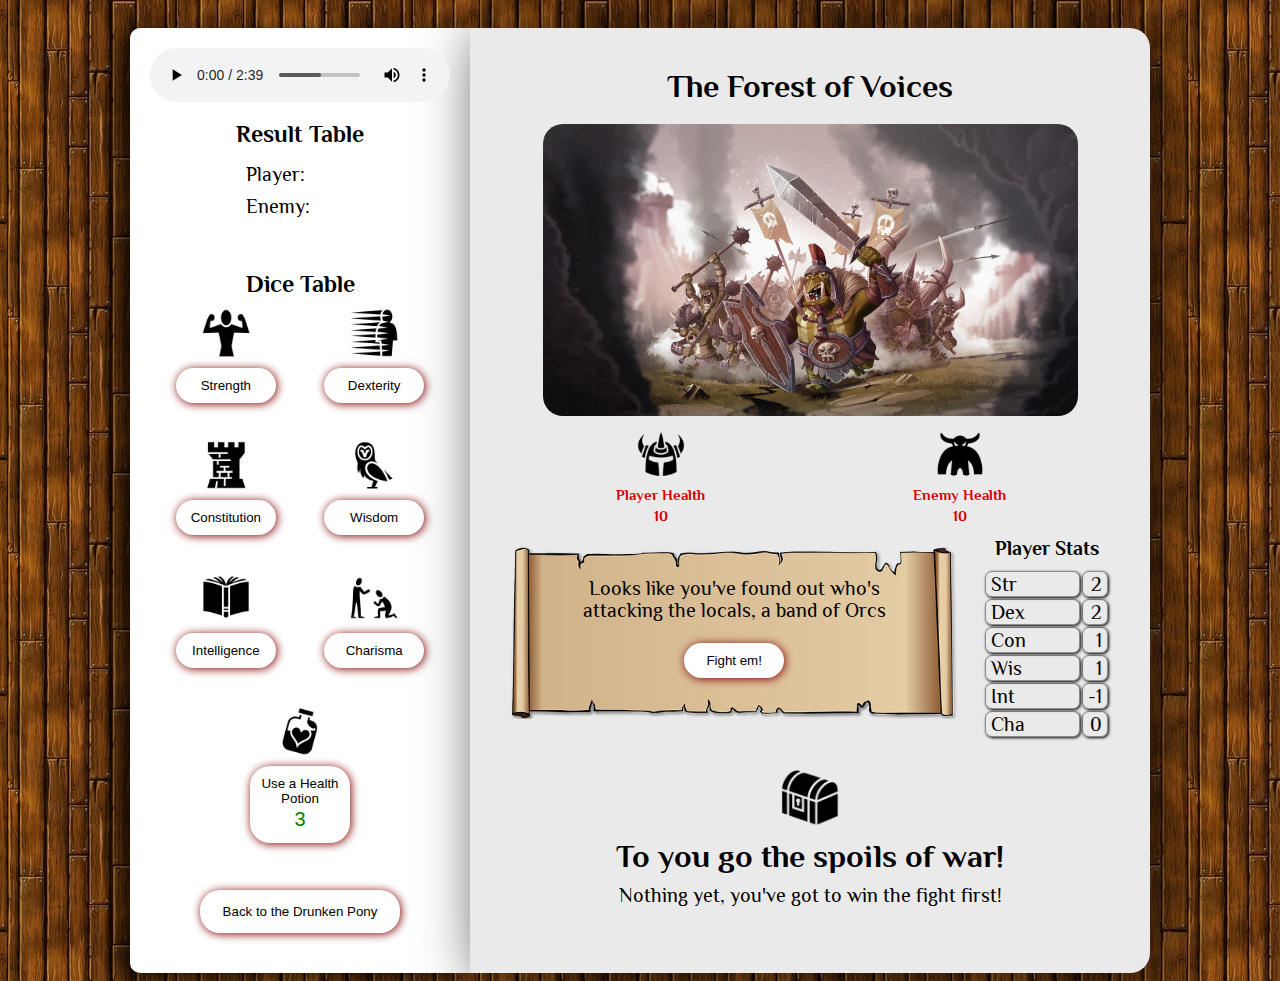
<file: game.html>
<!DOCTYPE html>
<html lang="en">
  <head>
    <meta charset="UTF-8" />
    <link rel="stylesheet" href="./style.css" />
    <link rel="preconnect" href="https://fonts.googleapis.com">
<link rel="preconnect" href="https://fonts.gstatic.com" crossorigin>
<link href="https://fonts.googleapis.com/css2?family=Philosopher&display=swap" rel="stylesheet">
    <title>DnD Encounter</title>
  </head>
  <body>
<!--Dice Table - players use this to roll the dice and are then presented with the result-->
    <div id="diceTable">
        <audio controls repeat>
            <source src="./music/battleMusic.mp3" type="audio/wav" />
          </audio>
        <h2>Result Table</h2>
        <div id="results">
            <table>
                <tr>
                    <td>Player:</td>
                    <td id="resultPlayer" class="rollTd"></td>
                </tr>
                <tr>
                    <td>Enemy:</td>
                    <td id="resultEnemy" class="rollTd"></td>
                </tr>
                <tr>
                    <td id="resultText" class="rollTd" colspan="2"></td>
                </tr>
            </table>
        </div>
<!--Dice that players roll, results are then displayed in the results Div-->  
<h2>Dice Table</h2>      
    <span class="button"><img src="./images/strong.png" alt="Strength Icon">
      <button onclick="player.diceRollStr()">Strength</button>
    </span>
    <span class="button"><img src="./images/dodging.png" alt="Dexterity Icon">
      <button onclick="player.diceRollDex()">Dexterity</button>
    </span>
    <span class="button"><img src="./images/stone-tower.png" alt="Constitution Icon">
      <button onclick="player.diceRollCon()">Constitution</button>
    </span>
    <span class="button"><img src="./images/barn-owl.png" alt="Wisdom Icon">
      <button onclick="player.diceRollWis()">Wisdom</button>
    </span>
    <span class="button"><img src="./images/book-cover.png" alt="Intelligence Icon">
      <button onclick="player.diceRollInt()">Intelligence</button>
    </span>
    <span class="button"><img src="./images/coronation.png" alt="Charisma Icon">
      <button onclick="player.diceRollCha()">Charisma</button>
    </span>
    <span class="button"><img src="./images/heart-bottle.png" alt="Health Potion Icon">
        <button onclick="player.healthPotionAdd()">Use a Health Potion<p id="healthPotionNumber"></p></button>
    </span>
    <span id="return"><button onclick="location.href='./index.html'">
        Back to the Drunken Pony
      </button></span>
  </div> 
<!--Main gameboard with graphic and scroll that gives instructions
    also displays player and enemy health as it is updated.-->  
  <div id="containerGame">
      <div>
        <h1>The Forest of Voices</h1>
        </div>
      <div id="gameScreen"><span id="winLoseText"></span></div>
      
        <div id="healthBars">
          <table>
            <tbody>
                <tr>
                    <td><img src="./images/brutal-helm.png" alt="Player Icon"></td>
                    <td><img src="./images/brute.png" alt="Enemy Icon"></td>
                </tr>
              <tr>
                <td class="healthText">Player Health</td>
                <td class="healthText">Enemy Health</td>
              </tr>
              <tr>
                <td><span id="playerHealth" class="healthText"></span></td>
                <td><span id="enemyHealth" class="healthText"></span></td>
              </tr>
            </tbody>
          </table>
        </div>
        <div id="gameScreenBottom">
          <div id="textBox">
            <span>Looks like you've found out who's attacking the locals, a band of Orcs <br /><br /></span><span class="button">
                <button id="strengthButton" onclick="player.startRoll()">
                  Fight em!
                </button></span>
          </div>
<!--Contains the player stats with modify the player rolls results
    these are taken from the player class when it is created.-->          
          <div id="playerStats">
            <h4>Player Stats</h4>
            <table>
              <tbody>
                <tr>
                  <td>Str</td>
                  <td id="str" class="statNo"></td>
                </tr>
                <tr>
                  <td>Dex</td>
                  <td id="dex" class="statNo"></td>
                </tr>
                <tr>
                  <td>Con</td>
                  <td id="con" class="statNo"></td>
                </tr>
                <tr>
                  <td>Wis</td>
                  <td id="wis" class="statNo"></td>
                </tr>
                <tr>
                  <td>Int</td>
                  <td id="int" class="statNo"></td>
                </tr>
                <tr>
                  <td>Cha</td>
                  <td id="cha" class="statNo"></td>
                </tr>
              </tbody>
            </table>
          </div>
        </div>
<!--This Div displays the outcome of the loot mechanic, and produces a random selection of 
    loot on the win condition being met-->        
        <span class="treasureTitle"><img src="./images/locked-chest.png" alt="Treasure Chest Icon"><h1>To you go the spoils of war!</h1></span>
        <span id="treasure">Nothing yet, you've got to win the fight first!</span>
    </div>
    </div>
    <script src="js.js"></script>
  </body>
</html>
</file>
<file: style.css>
body {
  font-family: "Philosopher", sans-serif;
  display: flex;
  justify-content: center;
  background-image: url("./images/pageBg.jpg");
}

#containerGame {
  width: 600px;
  height: 865px;
  display: flex;
  flex-direction: column;
  justify-content: center;
  align-items: center;
  padding: 40px;
  margin-top: 20px;
  border-radius: 0px 20px 20px 0;
  box-shadow: 11px 5px 60px 0px rgba(0, 0, 0, 0.75);
  background-color: #ebeaea;
}

#welcome {
  padding-top: 20px;
  display: flex;
  justify-content: center;
  flex-direction: column;
  margin: 20px;
  background-color: white;
}

#welcome img {
  align-self: center;
  width: 100px;
}

#healthBars img {
  width: 50px;
  height: 50px;
  padding-top: 10px;
}

#travel {
  font-size: 25px;
  text-align: center;
}

#gameScreen {
  width: 535px;
  height: 300px;
  text-align: center;
  font-size: 140px;
  display: flex;
  justify-content: center;
  align-items: center;
  background-image: url("./images/encounterGraphic.jpg");
  background-size: 535px, 300px;
  color: white;
  text-shadow: 5px 5px 3px black;
  border-radius: 20px;
  margin-top: 10px;
}

#gameScreenBottom {
  width: 600px;
  padding-top: 10px;
  display: flex;
  flex-direction: row;
  justify-content: space-evenly;
  padding-bottom: 10px;
  background-color: #ebeaea;
}

#diceTable {
  border-radius: 10px 0 0 10px;
  padding: 20px;
  display: flex;
  flex-direction: row;
  flex-wrap: wrap;
  gap: 10px;
  width: 300px;
  height: 905px;
  box-shadow: 1px 1px 5px;
  justify-content: space-evenly;
  box-shadow: -11px 5px 21px 0px rgba(0, 0, 0, 0.75);
  -webkit-animation: swing-in-right-fwd 2.5s
    cubic-bezier(0.175, 0.885, 0.32, 1.275) both;
  animation: swing-in-right-fwd 2.5s cubic-bezier(0.175, 0.885, 0.32, 1.275)
    both;
    background-color: white;
    margin-top: 20px;
}

#diceTable p {
  margin: 2px;
}

.rollTd {
  height: 20px;
  width: 40px;
}

#textBox {
  width: 550px;
  background-image: url("images/textBg.png");
  background-size: contain;
  background-repeat: no-repeat;
  padding: 30px 50px 50px 50px;
  margin-top: 10px;
  font-size: 20px;
  display: flex;
  flex-direction: column;
  align-items: center;
  text-align: center;
}

h1,
h4 {
  text-align: center;
  margin-bottom: 10px;
  margin-top: 0px;
}

h3 {
    text-align: center;
    padding-bottom: 20px;
  }

h2 {
  text-align: center;
  margin: 0;
  height: 10px;
  width: 100%;
  padding-bottom: 10px;
}

ul {
    list-style: none;
  }

  li {
    padding: 2px;
  }

#reload {
  width: 200px;
  padding: 10px;
  font-size: 20px;
  margin: 20px;
}

#playerStats {
  width: 200px;
  font-size: 20px;
  padding-left: 25px;
}

#playerStats td {
  border: 1px solid rgba(0, 0, 0, 0.4);
  width: 100%;
  padding-left: 5px;
  border-radius: 7px;
  box-shadow: 1px 1px 3px;
  padding-right: 5px;
}

.statNo {
  text-align: right;
  padding-right: 2px;
}

button:hover {
  border: none;
  margin-bottom: 20px;
  background-color: black;
  color: #ffffff;
  border-radius: 20px;
}

button {
  border: none;
  margin-bottom: 20px;
  padding: 10px;
  width: 100px;
  background-color: #ffffff;
  border-radius: 20px;
  box-shadow: 1px 1px 10px maroon;
}

#healthBars {
  display: flex;
  flex-direction: row;
  width: 100%;
  color: rgb(214, 0, 0);
  font-size: 20px;
  font-weight: 900;
  justify-content: center;
}

#results {
  width: 100%;
  display: flex;
  flex-direction: row;
  justify-content: center;
  font-size: 20px;
  height: 95px;
}

#healthBars table td {
  width: 370px;
  text-align: center;
  font-size: 15px;
}

#containerIndex {
  width: 500px;
  margin-top: 20px;
  border-radius: 15px;
  box-shadow: -5px 5px 20px black;
  display: flex;
  align-items: center;
  flex-direction: column;
  background-color: white;
}

#instructions {
  width: 350px;
  height: 100%;
  margin-top: 75px;
  border-radius: 0 10px 10px 0;
  box-shadow: 20px 20px 100px 1px #213f3b63 inset;
  display: flex;
  padding: 20px;
  align-items: center;
  flex-direction: column;
  background-color: #ebeaea;
}

#grogg {
  width: 200px;
}

#return {
  padding-top: 10px;
  display: flex;
  justify-content: center;
}

#return button {
  width: 200px;
}

.button {
    display: flex;
    flex-direction: column;
    align-items: center;
    width: 125px;
  }

.button img {
  width: 50px;
  height: 50px;
  padding-bottom: 10px;
}

#healthPotionNumber {
    display: flex;
    flex-direction: column;
    align-items: center;
    font-size: 20px;
    color: green;
  }

  #treasure{
    font-size: 20px;
    height: 50px;
}

  .treasureTitle {
    display: flex;
    flex-direction: column;
    align-items: center;
    }

  .treasureTitle img{
    width: 60px;
    height: 60px;
  padding-bottom: 10px;
  padding-top: 10px;
  }
/* ----------------------------------------------
 * Licensed under FreeBSD License.
 * See http://animista.net/license for more info. 
 * w: http://animista.net, t: @cssanimista
 * ---------------------------------------------- */
@-webkit-keyframes swing-in-right-fwd {
  0% {
    -webkit-transform: rotateY(-100deg);
    transform: rotateY(-100deg);
    -webkit-transform-origin: right;
    transform-origin: right;
    opacity: 0;
  }
  100% {
    -webkit-transform: rotateY(0);
    transform: rotateY(0);
    -webkit-transform-origin: right;
    transform-origin: right;
    opacity: 1;
  }
}
@keyframes swing-in-right-fwd {
  0% {
    -webkit-transform: rotateY(-100deg);
    transform: rotateY(-100deg);
    -webkit-transform-origin: right;
    transform-origin: right;
    opacity: 0;
  }
  100% {
    -webkit-transform: rotateY(0);
    transform: rotateY(0);
    -webkit-transform-origin: right;
    transform-origin: right;
    opacity: 1;
  }
}
</file>
